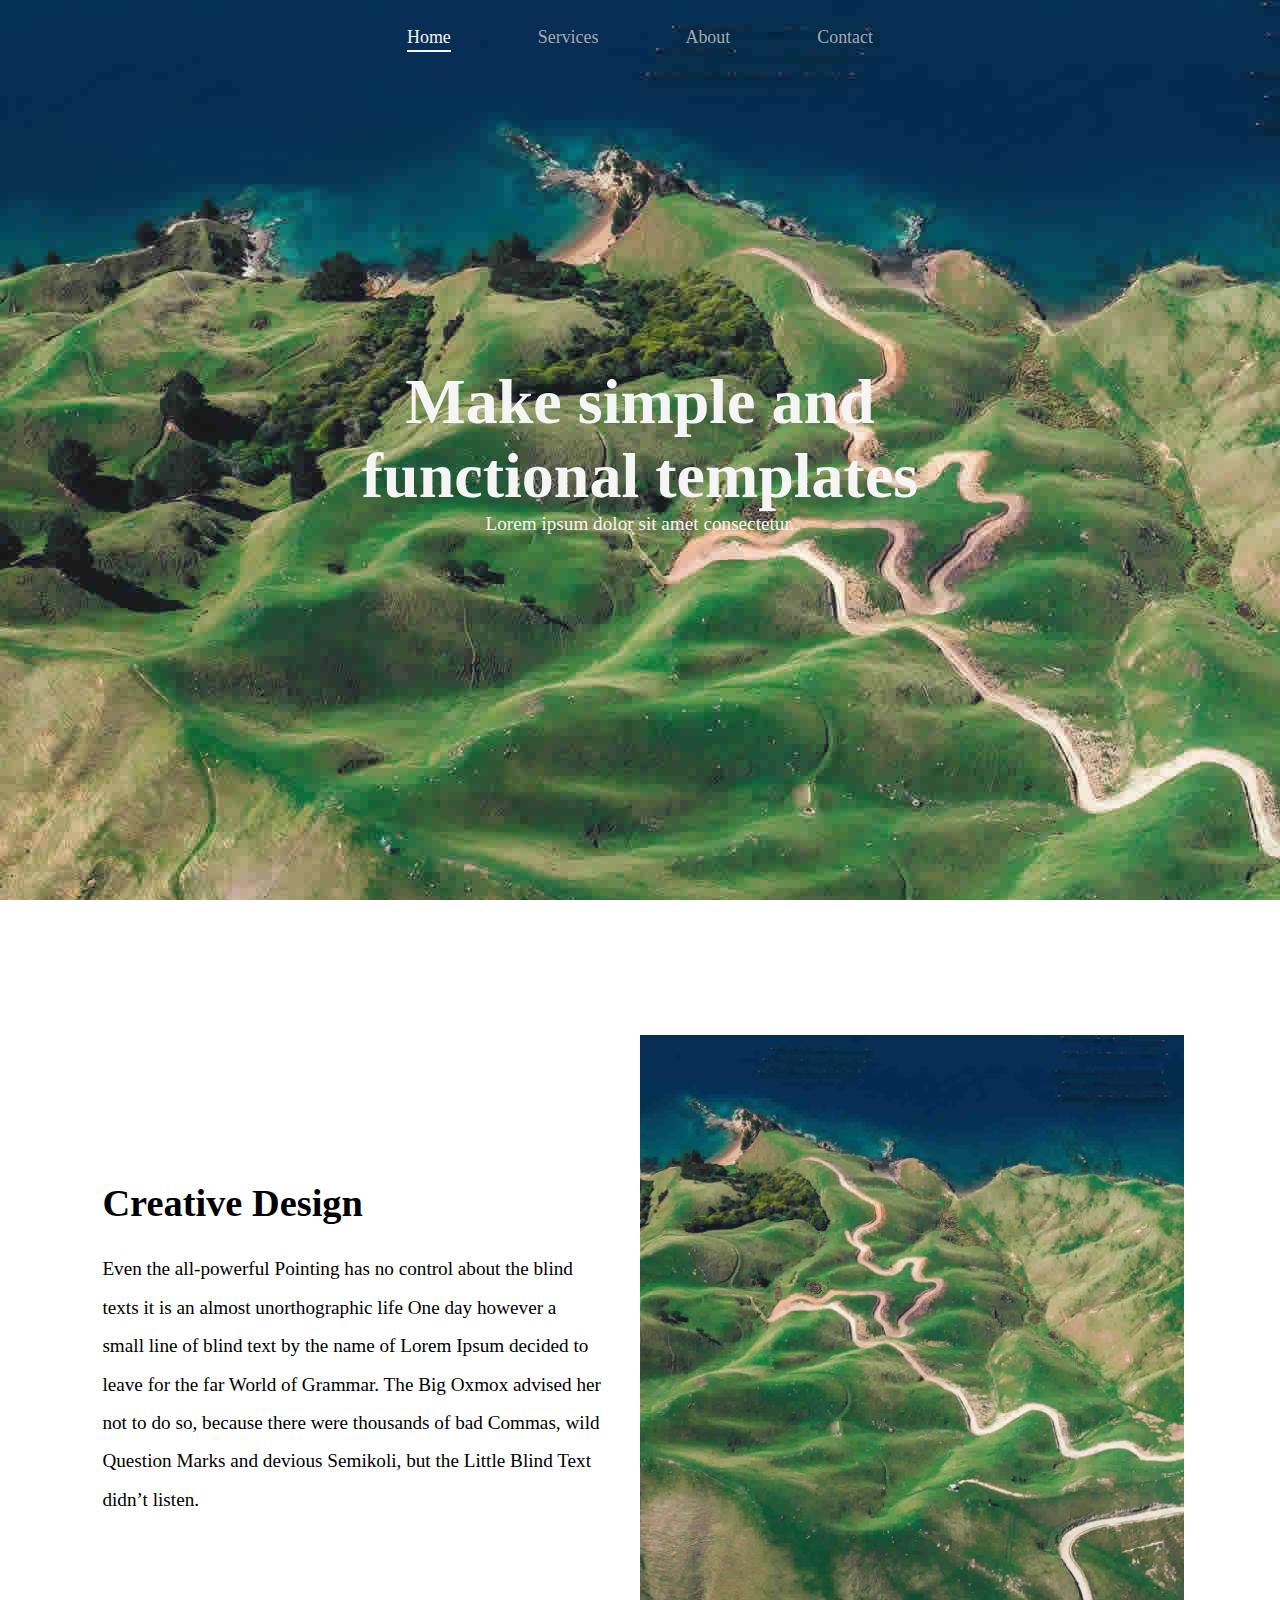
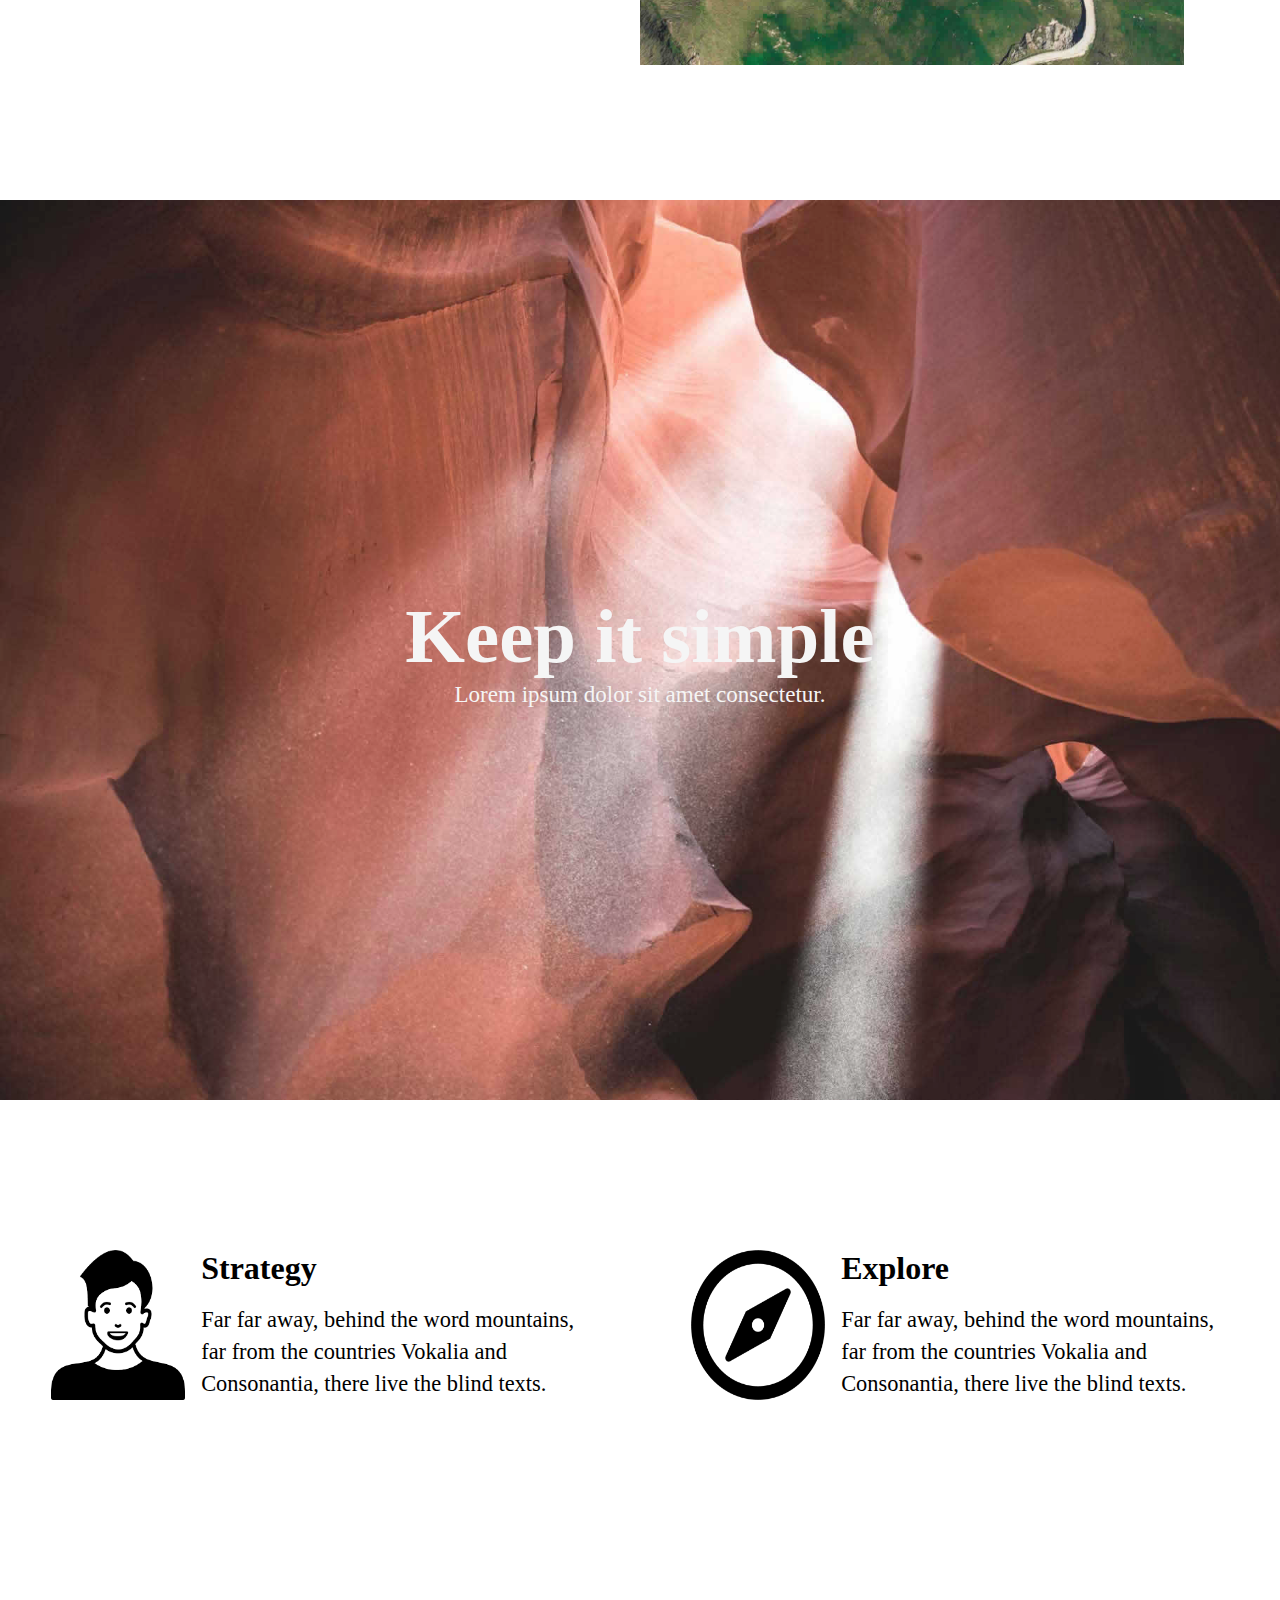
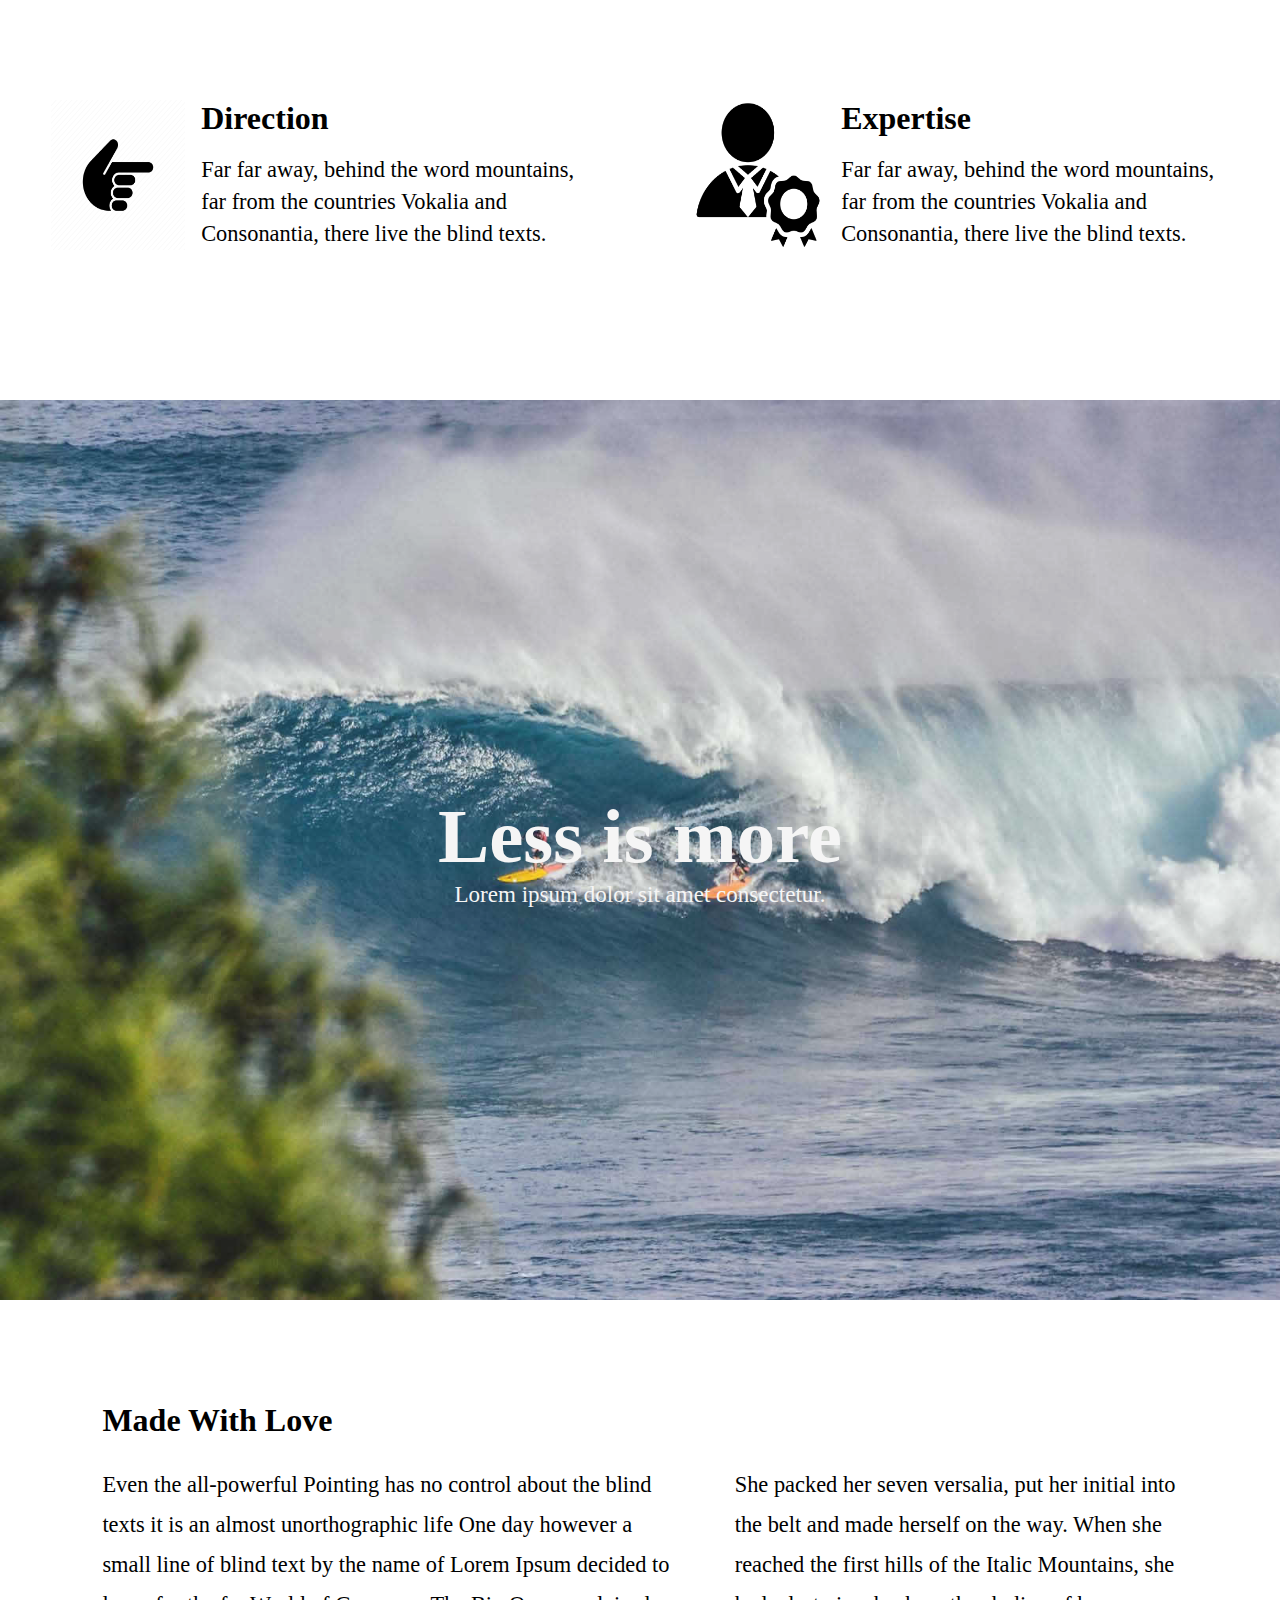
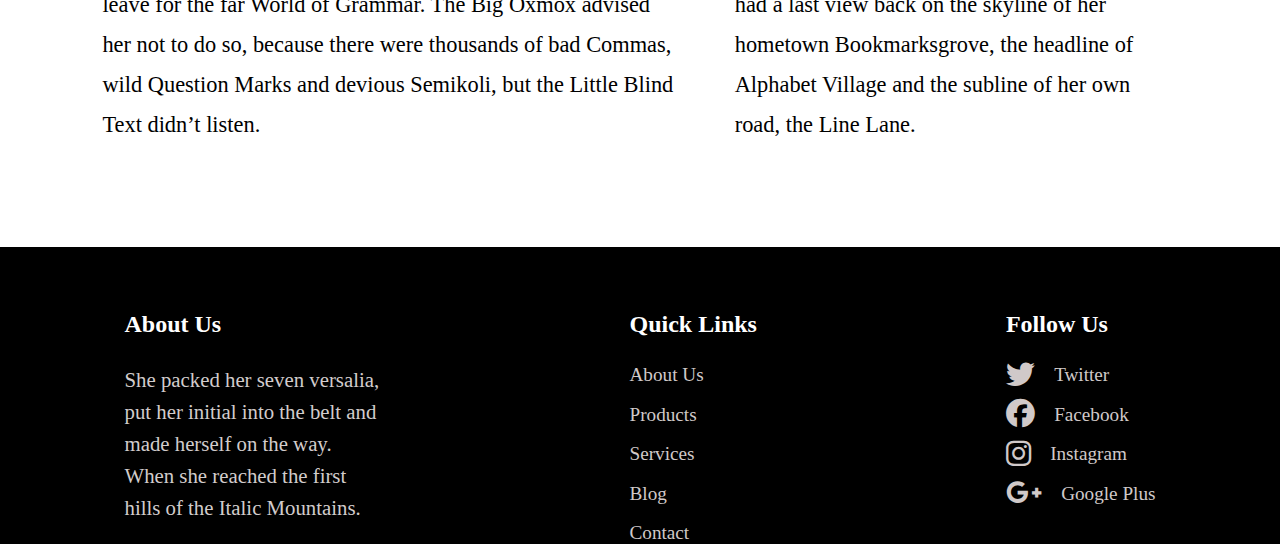
<file: Day-01/index.html>
<!DOCTYPE html>
<html lang="en">
  <head>
    <meta charset="UTF-8" />
    <meta name="viewport" content="width=device-width, initial-scale=1.0" />
    <title>Simple Template</title>
    <link rel="stylesheet" href="style.css" />
    <link
      rel="stylesheet"
      href="https://cdnjs.cloudflare.com/ajax/libs/font-awesome/6.7.2/css/all.min.css"
    />
  </head>
  <body>
    <div class="home">
      <nav class="nav-bar" id="home">
        <ul>
          <li><a href="#home" class="nav-link active">Home</a></li>
          <li><a href="#services" class="nav-link">Services</a></li>
          <li><a href="#about" class="nav-link">About</a></li>
          <li><a href="#contact" class="nav-link">Contact</a></li>
        </ul>
      </nav>
      <div class="home-container">
        <h1>Make simple and</h1>
        <h1>functional templates</h1>
        <p>Lorem ipsum dolor sit amet consectetur.</p>
      </div>
    </div>
    <div class="second-container">
      <div class="left-div">
        <h1>Creative Design</h1>
        <p>
          Even the all-powerful Pointing has no control about the blind texts it
          is an almost unorthographic life One day however a small line of blind
          text by the name of Lorem Ipsum decided to leave for the far World of
          Grammar. The Big Oxmox advised her not to do so, because there were
          thousands of bad Commas, wild Question Marks and devious Semikoli, but
          the Little Blind Text didn’t listen.
        </p>
      </div>
      <div class="right-div">
        <img src="bg-img.jpg" alt="" />
      </div>
    </div>
    <div class="third-container">
      <div class="third-content">
        <h1>Keep it simple</h1>
        <p>Lorem ipsum dolor sit amet consectetur.</p>
      </div>
    </div>

    <div class="fourth-container">
      <div class="box-1">
        <div class="first-child">
          <img class="icon" src="box.png" alt="" />
          <div class="item-one">
            <h1>Strategy</h1>
            <p>
              Far far away, behind the word mountains, far from the countries
              Vokalia and Consonantia, there live the blind texts.
            </p>
          </div>
        </div>
        <div class="second-child">
          <img class="icon" src="./box-2.webp" alt="" />
          <div class="item-one">
            <h1>Direction</h1>
            <p>
              Far far away, behind the word mountains, far from the countries
              Vokalia and Consonantia, there live the blind texts.
            </p>
          </div>
        </div>
      </div>
      <div class="box-2">
        <div class="third-child">
          <img class="icon" src="./box-3.png" alt="" />
          <div class="item-one">
            <h1>Explore</h1>
            <p>
              Far far away, behind the word mountains, far from the countries
              Vokalia and Consonantia, there live the blind texts.
            </p>
          </div>
        </div>
        <div class="fourth-child">
          <img class="icon" src="./box-4.png" alt="" />
          <div class="item-one">
            <h1>Expertise</h1>
            <p>
              Far far away, behind the word mountains, far from the countries
              Vokalia and Consonantia, there live the blind texts.
            </p>
          </div>
        </div>
      </div>
    </div>

    <div class="fifth-container">
      <div class="third-content">
        <h1>Less is more</h1>
        <p>Lorem ipsum dolor sit amet consectetur.</p>
      </div>
    </div>

    <div class="sixth-container">
      <h1>Made With Love</h1>
      <div class="sixth-content">
        <p class="sixth-left">
          Even the all-powerful Pointing has no control about the blind texts it
          is an almost unorthographic life One day however a small line of blind
          text by the name of Lorem Ipsum decided to leave for the far World of
          Grammar. The Big Oxmox advised her not to do so, because there were
          thousands of bad Commas, wild Question Marks and devious Semikoli, but
          the Little Blind Text didn’t listen.
        </p>
        <p class="sixth-right">
          She packed her seven versalia, put her initial into the belt and made
          herself on the way. When she reached the first hills of the Italic
          Mountains, she had a last view back on the skyline of her hometown
          Bookmarksgrove, the headline of Alphabet Village and the subline of
          her own road, the Line Lane.
        </p>
      </div>
    </div>

    <div class="footer">
      <div class="about-us">
        <h2>About Us</h2>
        <p>
          She packed her seven versalia, put her initial into the belt and made
          herself on the way. When she reached the first hills of the Italic
          Mountains.
        </p>
      </div>
      <div class="quick-link">
        <h2>Quick Links</h2>
        <div class="q-content">
          <li><a href="#" class="q-link">About Us</a></li>
          <li><a href="#" class="q-link">Products</a></li>
          <li><a href="#" class="q-link">Services</a></li>
          <li><a href="#" class="q-link">Blog</a></li>
          <li><a href="#"  class="q-link">Contact</a></li>
        </div>
      </div>
      <div class="follow-us">
        <h2>Follow Us</h2>
        <div class="follow-content">
          <li><a href="#" class="f-link"><i class="fa-brands fa-twitter fa-xl"></i>Twitter</a></li>
          <li><a href="#" class="f-link"><i class="fa-brands fa-facebook fa-xl"></i>Facebook</a></li>
          <li><a href="#" class="f-link"><i class="fa-brands fa-instagram fa-xl"></i>Instagram</a></li>
          <li><a href="#" class="f-link"><i class="fa-brands fa-google-plus-g fa-xl"></i>Google Plus</a></li>
        </div>
      </div>
    </div>
  </body>
</html>
</file>
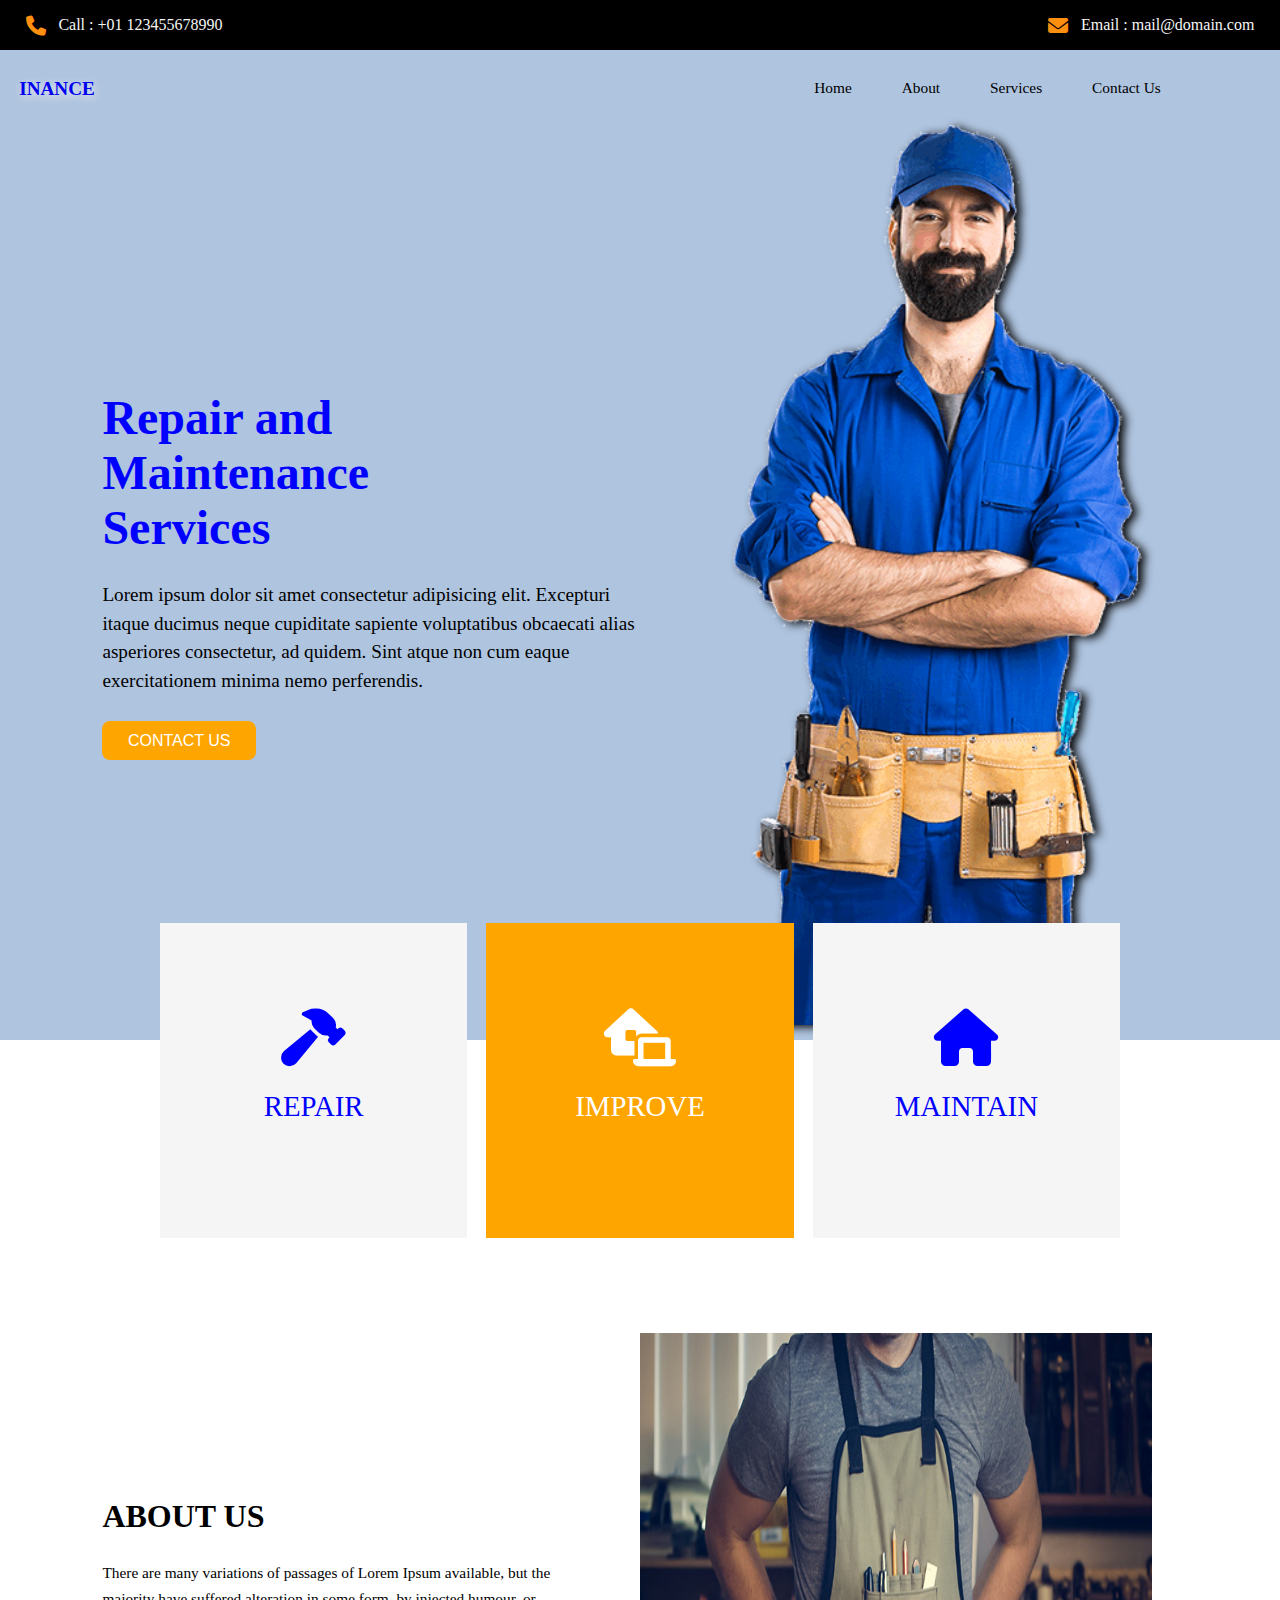
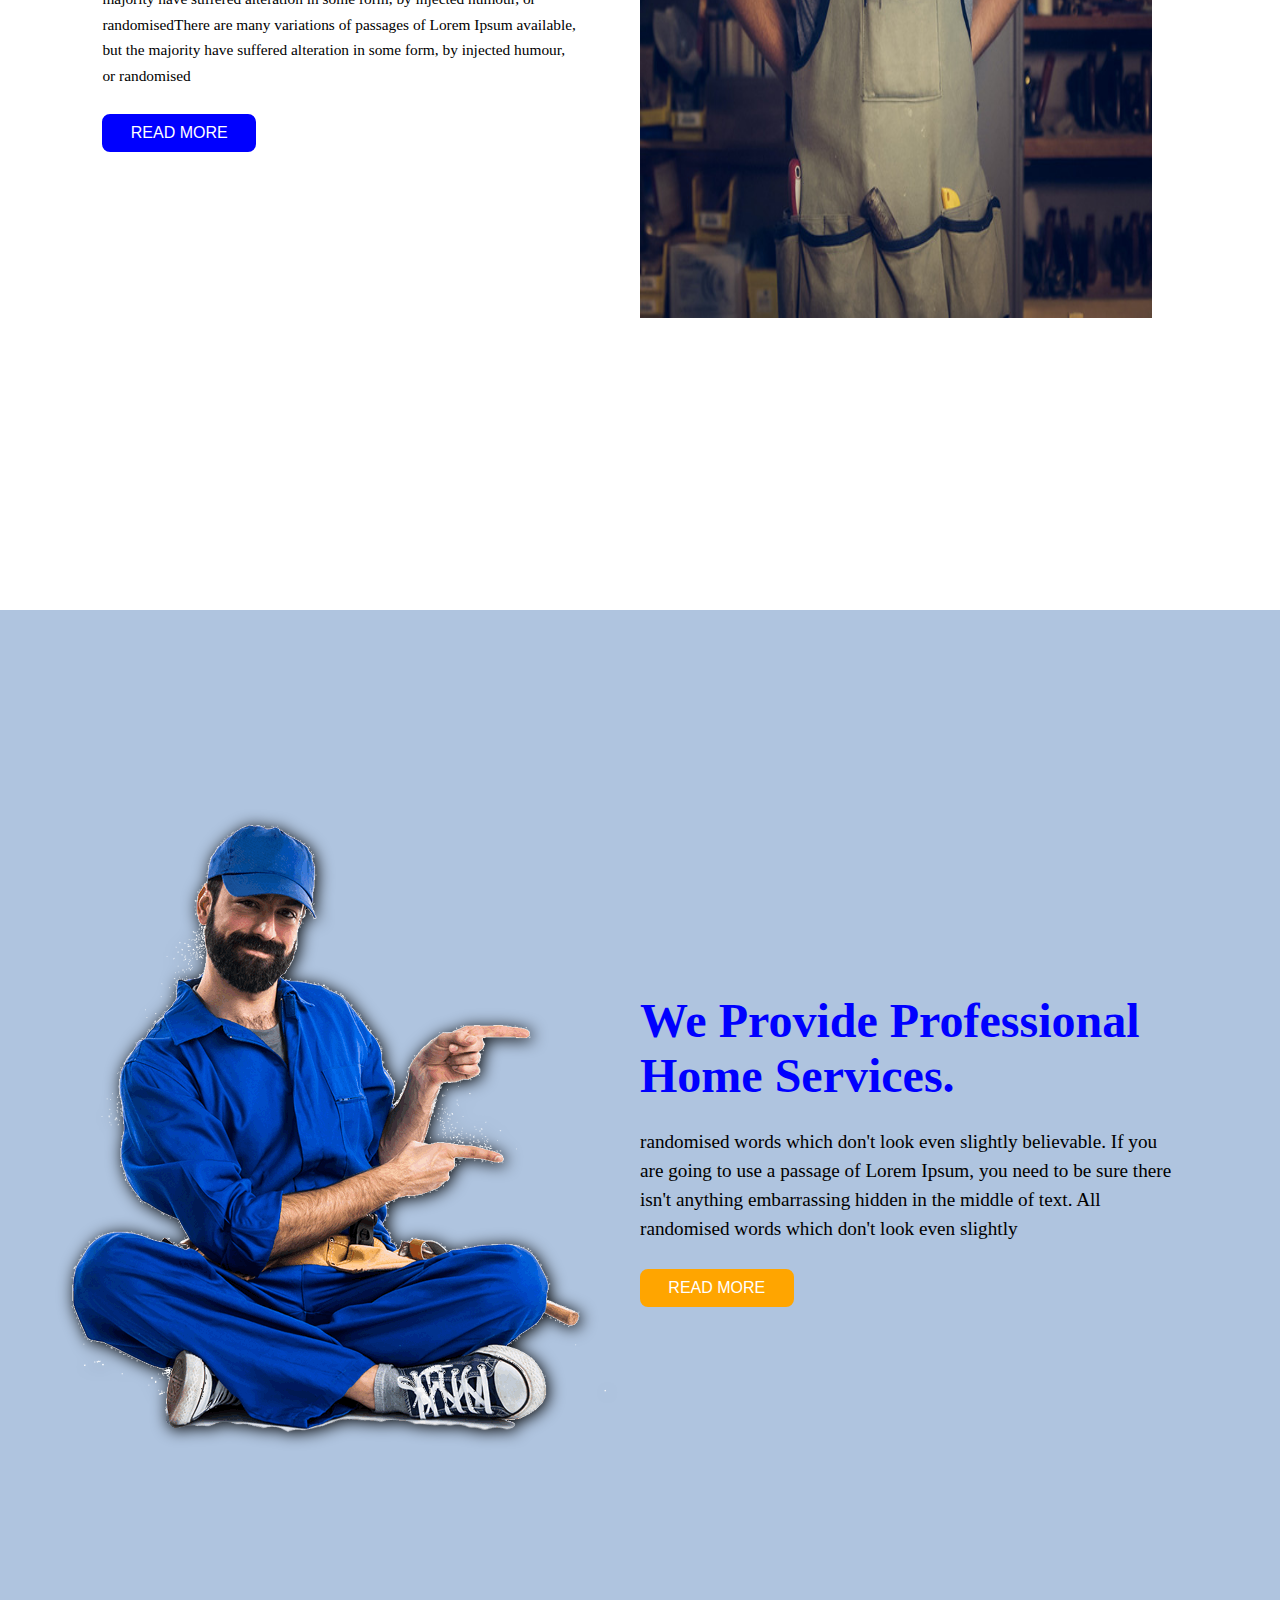
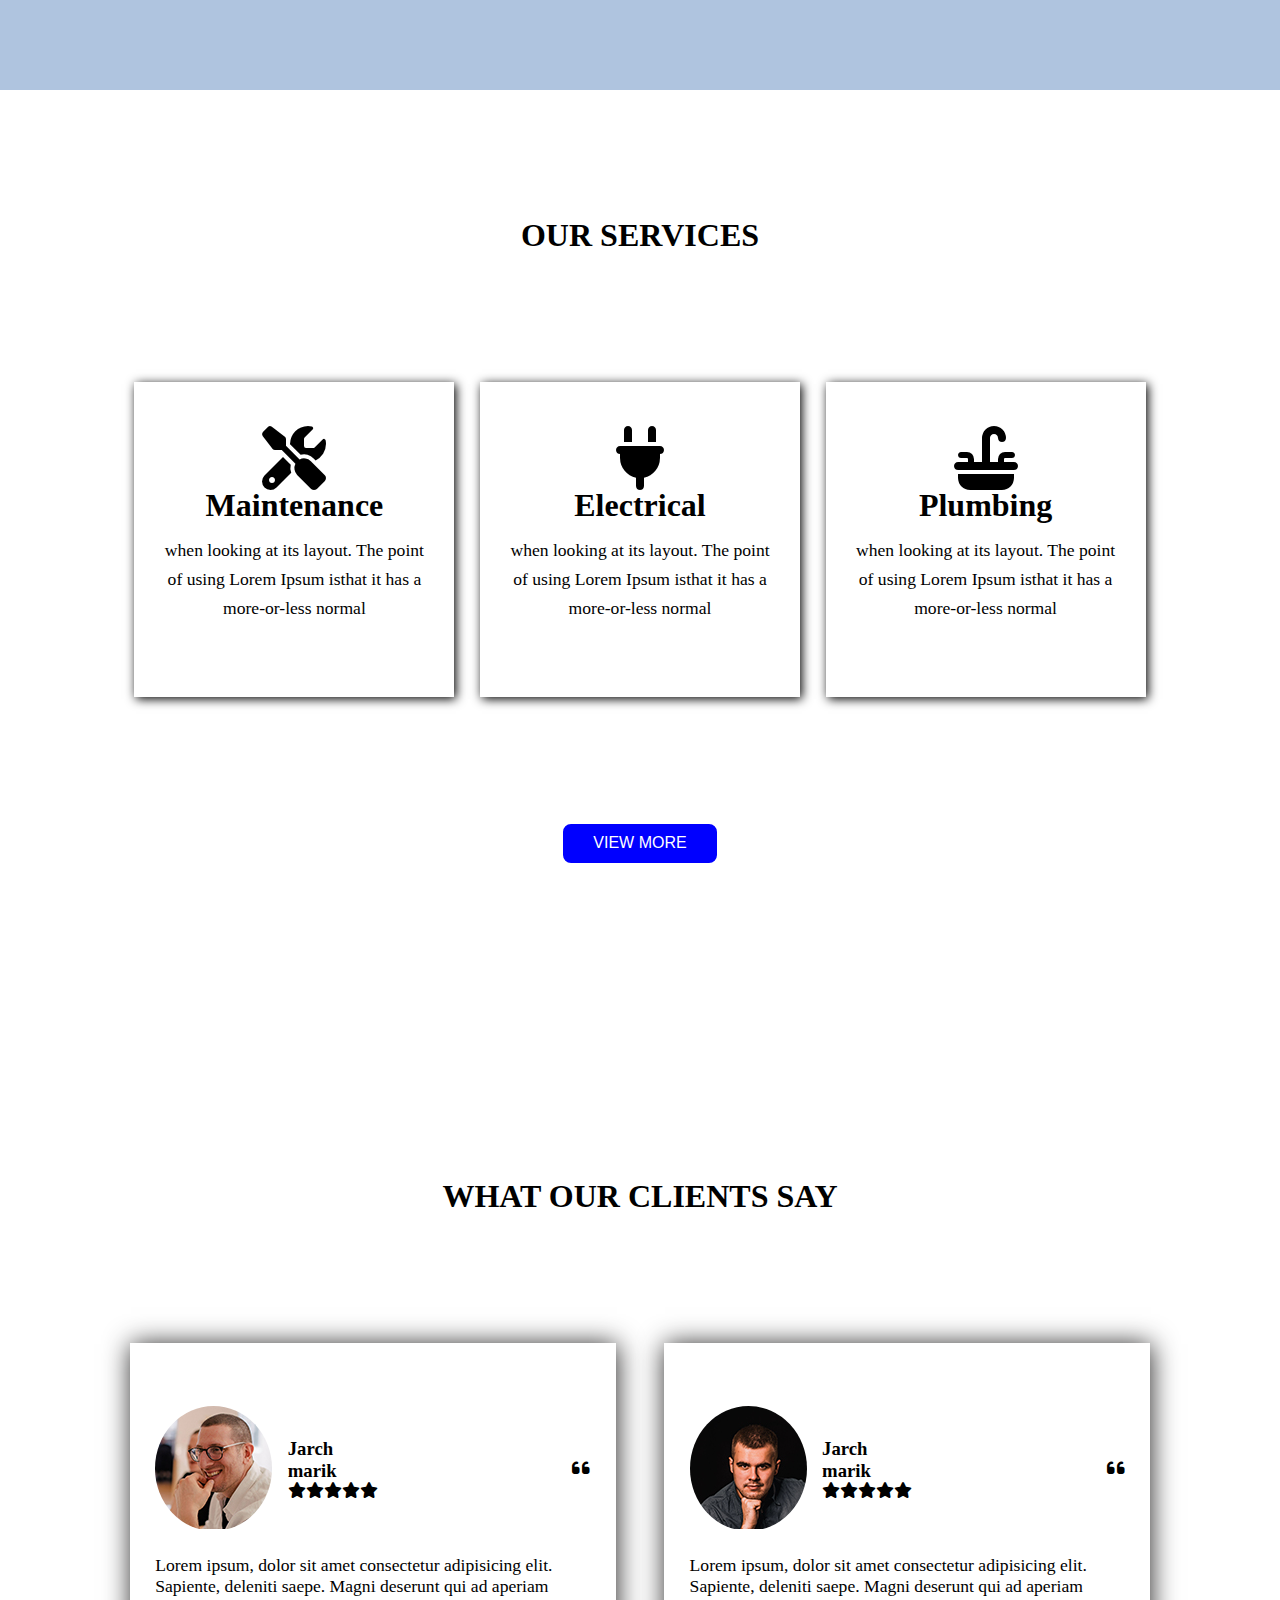
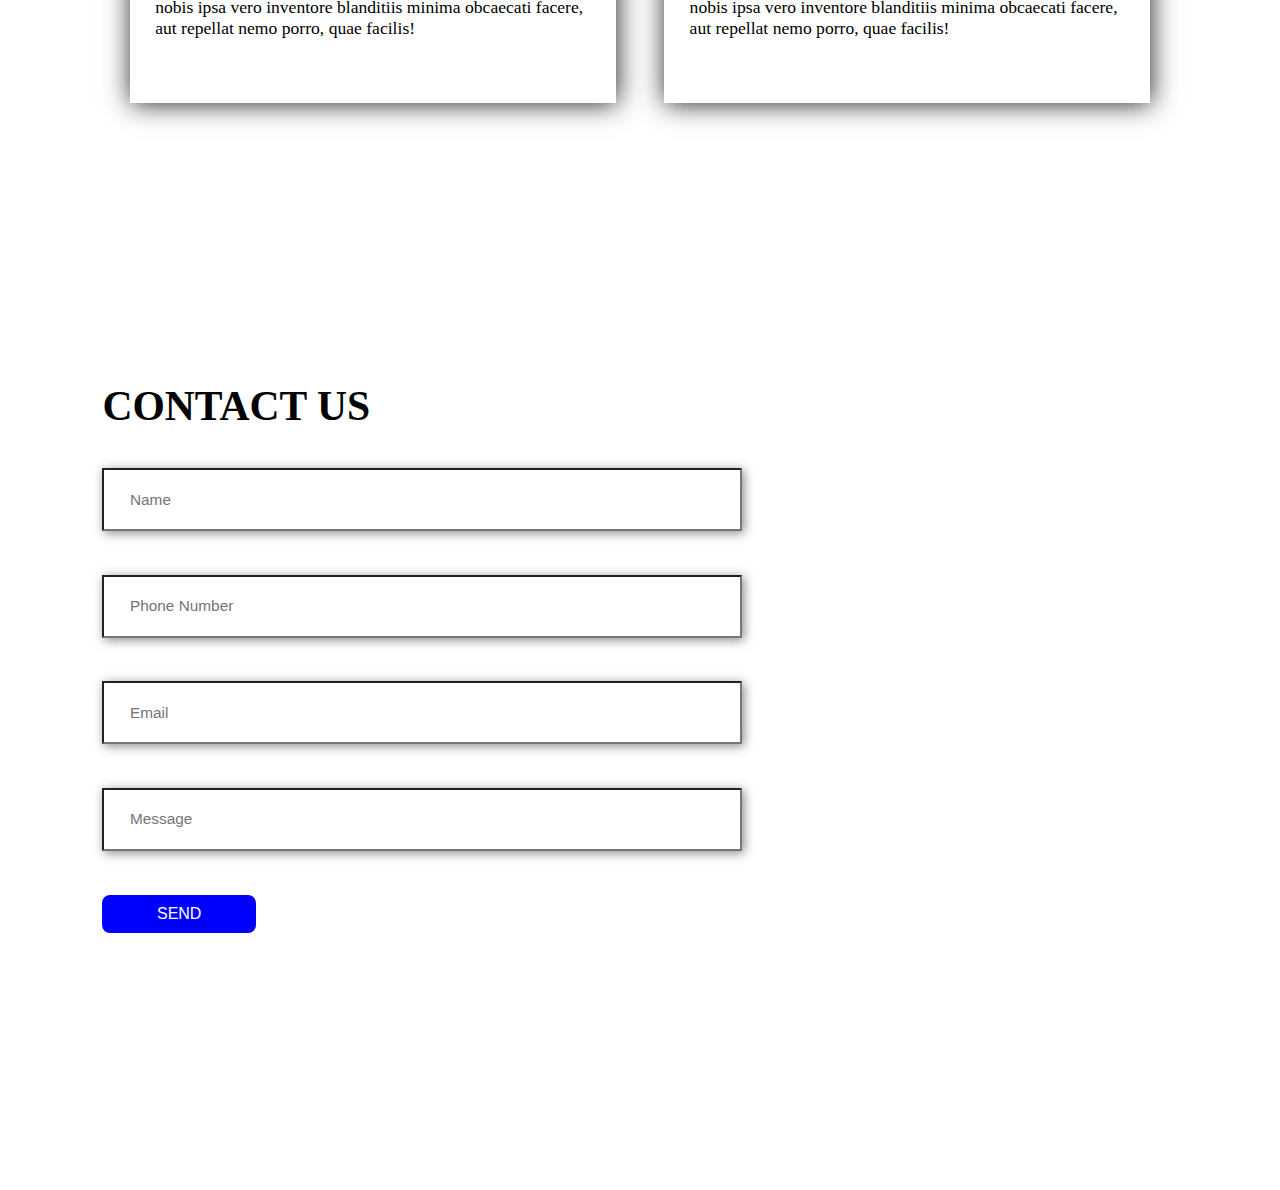
<file: Day-02/index.html>
<!DOCTYPE html>
<html lang="en">
  <head>
    <meta charset="UTF-8" />
    <meta name="viewport" content="width=device-width, initial-scale=1.0" />
    <title>Inance</title>
    <link rel="stylesheet" href="style.css" />
    <link
      rel="stylesheet"
      href="https://cdnjs.cloudflare.com/ajax/libs/font-awesome/6.7.2/css/all.min.css"
    />
  </head>
  <body>
    <header>
      <div class="left">
        <a href="#" class="header-link"
          ><i class="fa-solid fa-phone fa-lg icon" style="color: #ff8f0f"></i
          >Call : +01 123455678990</a
        >
      </div>
      <div class="right">
        <a href="#" class="header-link"
          ><i class="fa-solid fa-envelope fa-lg icon" style="color: #ff8f0f"></i
          >Email : mail@domain.com</a
        >
      </div>
    </header>

    <main>
      <nav>
        <div class="logo">
          <h2><a href="#" class="logo-text">Inance</a></h2>
        </div>
        <ul class="nav-links">
          <li><a href="#" class="nav-link nav-hide">Home</a></li>
          <li><a href="#" class="nav-link nav-hide">About</a></li>
          <li><a href="#" class="nav-link nav-hide">Services</a></li>
          <li><a href="#" class="nav-link nav-hide">Contact Us</a></li>
          <li>
            <a href="#" class="nav-link bars"
              ><i class="fa-solid fa-bars fa-2xl"></i
            ></a>
          </li>
        </ul>
      </nav>
      
      <div class="main-container">
        <div class="main-left">
          <h1>
            Repair and <br />
            Maintenance <br />
            Services
          </h1>
          <p>
            Lorem ipsum dolor sit amet consectetur adipisicing elit. Excepturi
            itaque ducimus neque cupiditate sapiente voluptatibus obcaecati
            alias asperiores consectetur, ad quidem. Sint atque non cum eaque
            exercitationem minima nemo perferendis.
          </p>
          <a href="#"><button class="btn">contact us</button></a>
        </div>
        <div class="main-right">
          <img src="right-bg-img.png" alt="" class="main-img" />
        </div>
      </div>
    </main>

    <div class="cards">
      <div class="box">
        <i class="fa-solid fa-hammer fa-2xl"></i>
        <p>Repair</p>
      </div>
      <div class="box active">
        <i class="fa-solid fa-house-laptop fa-2xl"></i>
        <p>Improve</p>
      </div>
      <div class="box">
        <i class="fa-solid fa-house fa-2xl"></i>
        <p>Maintain</p>
      </div>
    </div>

    <div class="about-us">
      <div class="about-left">
        <h2>About us</h2>
        <p>
          There are many variations of passages of Lorem Ipsum available, but
          the majority have suffered alteration in some form, by injected
          humour, or randomisedThere are many variations of passages of Lorem
          Ipsum available, but the majority have suffered alteration in some
          form, by injected humour, or randomised
        </p>
        <a href="#"><button class="btn-1">Read More</button></a>
      </div>
      <div class="about-right">
        <img src="about-bg-img.jpg" alt="" class="about-img" />
      </div>
    </div>

    <div class="service">
      <div class="service-left">
        <img src="service-bg-img.png" alt="" class="service-img" />
      </div>
      <div class="service-right">
        <h2>
          We Provide Professional <br />
          Home Services.
        </h2>
        <p>
          randomised words which don't look even slightly believable. If you are
          going to use a passage of Lorem Ipsum, you need to be sure there isn't
          anything embarrassing hidden in the middle of text. All randomised
          words which don't look even slightly
        </p>
        <a href=""><button class="btn">Read More</button></a>
      </div>
    </div>

    <div class="our-service">
      <h1>Our Services</h1>
      <div class="our-cards">
        <div class="items">
          <span><i class="fa-solid fa-screwdriver-wrench fa-2xl"></i></span>
          <h3>Maintenance</h3>
          <p>
            when looking at its layout. The point of using Lorem Ipsum isthat it
            has a more-or-less normal
          </p>
        </div>
        <div class="items">
          <span><i class="fa-solid fa-plug fa-2xl"></i></span>
          <h3>Electrical</h3>
          <p>
            when looking at its layout. The point of using Lorem Ipsum isthat it
            has a more-or-less normal
          </p>
        </div>
        <div class="items">
          <span><i class="fa-solid fa-sink fa-2xl"></i></span>
          <h3>Plumbing</h3>
          <p>
            when looking at its layout. The point of using Lorem Ipsum isthat it
            has a more-or-less normal
          </p>
        </div>
      </div>
      <a href="#"><button class="btn-1">View More</button></a>
    </div>

    <div class="our-clients">
      <h1>What Our Clients Say</h1>
      <div class="comment-box">
        <div class="comment-cards">
          <div class="upper">
            <div class="comment-img">
              <img src="comment-img-1.jpg" alt="" />
            </div>
            <div class="name-review">
              <h3>Jarch marik</h3>
              <div class="stars">
                <i class="fa-solid fa-star"></i><i class="fa-solid fa-star"></i
                ><i class="fa-solid fa-star"></i><i class="fa-solid fa-star"></i
                ><i class="fa-solid fa-star"></i>
              </div>
            </div>
            <div class="double-quote">
              <i class="fa-solid fa-quote-left fa-lg"></i>
            </div>
          </div>
          <div class="lower">
            <p>
              Lorem ipsum, dolor sit amet consectetur adipisicing elit.
              Sapiente, deleniti saepe. Magni deserunt qui ad aperiam nobis ipsa
              vero inventore blanditiis minima obcaecati facere, aut repellat
              nemo porro, quae facilis!
            </p>
          </div>
        </div>
        <div class="comment-cards">
          <div class="upper">
            <div class="comment-img">
              <img src="comment-img-2.jpg" alt="" />
            </div>
            <div class="name-review">
              <h3>Jarch marik</h3>
              <div class="stars">
                <i class="fa-solid fa-star"></i><i class="fa-solid fa-star"></i
                ><i class="fa-solid fa-star"></i><i class="fa-solid fa-star"></i
                ><i class="fa-solid fa-star"></i>
              </div>
            </div>
            <div class="double-quote">
              <i class="fa-solid fa-quote-left fa-lg"></i>
            </div>
          </div>
          <div class="lower">
            <p>
              Lorem ipsum, dolor sit amet consectetur adipisicing elit.
              Sapiente, deleniti saepe. Magni deserunt qui ad aperiam nobis ipsa
              vero inventore blanditiis minima obcaecati facere, aut repellat
              nemo porro, quae facilis!
            </p>
          </div>
        </div>
      </div>
    </div>

    <div class="contact-us">
      <h1>Contact Us</h1>
      <form action="#" class="contact-form">
        <input type="text" placeholder="Name"><br>
        <input type="text" placeholder="Phone Number"><br>
        <input type="text" placeholder="Email"><br>
        <input type="text" placeholder="Message"><br>
        <a href="#"><button class="btn-1">Send</button></a>
      </form>
    </div>
  </body>
</html>
</file>
<file: Day-01/style.css>
* {
  margin: 0;
  padding: 0;
  box-sizing: border-box;
  list-style: none;
  text-decoration: none;
}
.home {
  height: 100vh;
  width: 100vw;
  background-image: url(./bg-img.jpg);
  background-repeat: no-repeat;
  object-fit: cover;
  position: relative;
}
.nav-bar {
  height: 75px;
  width: 100%;
  display: flex;
  align-items: center;
  justify-content: center;
}

.nav-bar ul {
  height: 100%;
  width: 50%;
  display: flex;
  align-items: center;
  justify-content: space-evenly;
}

.nav-link {
  font-size: 1.4vw;
  color: rgba(188, 182, 182, 0.92);
  position: relative;
}

.nav-link:hover {
  color: whitesmoke;
}
.nav-link:hover::after {
  content: "";
  position: absolute;
  height: 2px;
  width: 100%;
  background-color: whitesmoke;
  left: 0;
  bottom: -5px;
}

.active {
  color: whitesmoke;
}

.active::after {
  content: "";
  position: absolute;
  height: 2px;
  width: 100%;
  background-color: whitesmoke;
  left: 0;
  bottom: -5px;
}

.home-container {
  height: 50vh;
  width: 60%;
  /* background-color: bisque; */
  display: flex;
  flex-direction: column;
  align-items: center;
  justify-content: center;
  position: absolute;
  top: 50%;
  left: 50%;
  transform: translate(-50%, -50%);
}

.home-container h1 {
  font-size: 5vw;
  color: whitesmoke;
}

.home-container p {
  font-size: 1.5vw;
  color: whitesmoke;
}

.second-container {
  height: 100vh;
  width: 100vw;
  display: flex;
}

.left-div {
  height: 100%;
  width: 50%;
  display: flex;
  flex-direction: column;
  justify-content: center;
  padding: 0 3vw 0 8vw;
  gap: 2vw;
}
.left-div h1 {
  font-size: 3vw;
}

.left-div p {
  font-size: 1.5vw;
  line-height: 3vw;
}

.right-div {
  height: 100%;
  width: 50%;
  display: flex;
  align-items: center;
}
.right-div img {
  height: 70%;
  width: 85%;
  object-fit: cover;
}

.third-container {
  height: 100vh;
  width: 100vw;
  background-image: url(./bg-3-img.jpg);
  background-repeat: no-repeat;
  background-size: cover;
  display: flex;
  align-items: center;
  justify-content: center;
  opacity: 0.9;
}

.third-content {
  text-align: center;
  color: whitesmoke;
}

.third-content h1 {
  font-size: 6vw;
}

.third-content p {
  font-size: 1.8vw;
}

.fourth-container{
  height: 100vh;
  width: 100vw;
  display: flex;
}
.box-1{
  height: 100%;
  width: 50%;
  display: flex;
  flex-direction: column;
}
.first-child{
  height: 50%;
  width: 100%;
  padding: 4vw;
  display: flex;
  align-items: center;
  justify-content: center;
}
.icon{
  height: 150px;
  width: 150px;
  padding-right: 1.3vw;
}
.item-one{
  display: flex;
  flex-direction: column;
  gap: 1.4vw;
}
.item-one p{
  font-size: 1.4rem;
  line-height: 2rem;
}
.second-child{
  height: 50%;
  width: 100%;
  padding: 4vw;
  display: flex;
  align-items: center;
  justify-content: center;
}
.box-2{
  height: 100%;
  width: 50%;
  display: flex;
  flex-direction: column;
}
.third-child{
  height: 50%;
  width: 100%;
  padding: 4vw;
  display: flex;
  align-items: center;
  justify-content: center;
}
.fourth-child{
  height: 50%;
  width: 100%;
  padding: 4vw;
  display: flex;
  align-items: center;
  justify-content: center;
}

.fifth-container{
  height: 100vh;
  width: 100vw;
  background-image: url(bg-5-img.jpg);
  background-repeat: no-repeat;
  background-size: cover;
  display: flex;
  align-items: center;
  justify-content: center;
  opacity: 0.9;
}
.sixth-container{
  max-height: 100vh;
  width: 100vw;
  display: flex;
  flex-direction: column;
  /* align-items: center; */
  justify-content: center;
  padding: 8vw;
}
.sixth-content{
  margin-top: 2vw;
  display: flex;
  flex-direction: row;
  gap: 4vw;
  align-items: center;

}
.sixth-content p{
  font-size: 1.4rem;
  line-height: 2.5rem;
}


.footer{
  max-height: 100vh;
  width: 100vw;
  background-color: black;
  color: white;
  display: flex;
  justify-content: space-around;
}
.about-us{
  margin-top: 5vw;
  width: 20vw;
  display: flex;
  flex-direction: column;
  gap: 2vw;
}
.about-us p{
  font-size: 1.3rem;
  line-height: 2rem;
  color: rgb(210, 204, 204);
}
.quick-link{
  margin-top:5vw;
  display: flex;
  flex-direction: column;
}
.quick-link h2{
  padding-bottom: 2vw;
}
.q-content{
  display: flex;
  flex-direction: column;
  gap: 1.1rem;
}
.q-link{
  font-size: 1.2rem;
  color: rgb(208, 201, 201);
}
.q-link:hover{
  color: lightseagreen;
}
.follow-us{
  margin-top: 5vw;
}
.follow-us h2{
  padding-bottom: 2vw;
}
.follow-content{
  display: flex;
  flex-direction: column;
  gap: 1.1rem;
}
.f-link{
  font-size: 1.2rem;
  color: rgb(208, 201, 201);
}
.f-link i{
  padding-right: 1.5vw;
}
.f-link:hover{
  color: lightseagreen;
}

@media (max-width: 480px) {
  .nav-bar ul {
    flex-grow: 2;
  }

  .nav-link {
    font-size: 4vw;
  }

  .home-container {
    height: 100%;
    width: 100%;
  }

  .home-container h1 {
    font-size: 8vw;
  }

  .home-container p {
    font-size: 4vw;
  }

  .second-container {
    height: 100vh;
    width: 100vw;
    display: flex;
    flex-direction: column;
    align-items: center;
  }

  .left-div {
    height: 50%;
    width: 100%;
    padding: 10vw 8vw 0 5vw;
    justify-content: flex-start;
  }
  .left-div h1 {
    font-size: 6vw;
  }

  .left-div p {
    font-size: 4vw;
    line-height: 8vw;
  }

  .right-div {
    height: 50%;
    width: 100%;
    align-items: center;
    justify-content: center;
  }
  .right-div img {
    height: 80%;
    width: 80%;
    object-fit: cover;
  }
  .third-content h1 {
    font-size: 8vw;
  }

  .third-content p {
    font-size: 2vw;
  }

  .fourth-container{
    flex-direction: column;
  }
  .box-1{
    width: 100%;
  }
  .first-child{
    padding: 0 4vw 0 4vw;
  }
  .icon{
    height: 70px;
    width: 70px;
    padding-right: 2vw;
  }
  .item-one{
    display: flex;
    flex-direction: column;
    gap: 1.4vw;
  }
  .item-one p{
    font-size: 1rem;
    line-height: 1rem;
  }
  .item-one h1{
    font-size: 1.5rem;
  }
  .box-2{
    width: 100%;
  }
  .sixth-content{
    flex-direction: column;
    gap: 2vw;
  }
  .sixth-content p{
    font-size: 1rem;
    line-height: 1.2rem;
  }
  .footer{
    flex-direction: column;
  }
  .about-us h2{
    font-size: 1.4rem;
  }
  .about-us{
    padding: 4vw;
    width: 100%;
    display: flex;
    flex-direction: column;
    gap: 2vw;
  }
  .about-us p{
    font-size: 1rem;
    line-height: 2rem;
    color: rgb(210, 204, 204);
  }
  .quick-link h2{
    font-size: 1.4rem;
    padding-bottom: 4vw;
  }
  .quick-link{
    padding: 4vw;
    flex-direction: column;
  }
  .q-content{
    gap: 0.8rem;
  }
  .q-link{
    font-size: 1rem;
  }
  .follow-us h2{
    font-size: 1.4rem;
    padding-bottom: 4vw;
  }
  .follow-content{
    gap: 0.8rem;
  }
  .f-link{
    font-size: 1rem;
  }
  .f-link i{
    padding-right: 3vw;
  }
}

@media (min-width: 481px) and (max-width: 760px) {
  .nav-bar ul {
    flex-flow: wrap;
  }

  .nav-link {
    font-size: 3vw;
  }

  .home-container {
    height: 100%;
    width: 100%;
  }

  .home-container h1 {
    font-size: 7vw;
  }

  .home-container p {
    font-size: 2.5vw;
  }

  .second-container {
    height: 100vh;
    width: 100vw;
    display: flex;
    flex-direction: column;
    align-items: center;
  }

  .left-div {
    height: 50%;
    width: 100%;
    padding: 10vw 8vw 0 5vw;
    justify-content: flex-start;
  }
  .left-div h1 {
    font-size: 5vw;
  }

  .left-div p {
    font-size: 3vw;
    line-height: 7vw;
  }

  .right-div {
    height: 50%;
    width: 100%;
    align-items: center;
    justify-content: center;
  }
  .right-div img {
    height: 80%;
    width: 80%;
    object-fit: cover;
  }
  .fourth-container{
    flex-direction: column;
  }
  .box-1{
    width: 100%;
  }
  .first-child{
    padding: 0 4vw 0 4vw;
  }
  .icon{
    height: 70px;
    width: 70px;
    padding-right: 2vw;
  }
  .item-one{
    display: flex;
    flex-direction: column;
    gap: 1.4vw;
  }
  .item-one p{
    font-size: 1rem;
    line-height: 1rem;
  }
  .item-one h1{
    font-size: 1.5rem;
  }
  .box-2{
    width: 100%;
  }
  .sixth-content{
    flex-direction: column;
    gap: 3vw;
  }
  .sixth-content p{
    font-size: 1.5rem;
    line-height: 1.4rem;
  }
}
@media (min-width: 761px) and (max-width: 1200px) {
  .nav-link {
    font-size: 2.4vw;
  }

  .home-container {
    height: 100%;
    width: 100%;
  }

  .home-container h1 {
    font-size: 6vw;
  }

  .home-container p {
    font-size: 2vw;
  }
}
</file>
<file: Day-02/style.css>
* {
  margin: 0;
  padding: 0;
  box-sizing: border-box;
  text-decoration: none;
  list-style: none;
}
header {
  height: 50px;
  width: 100vw;
  background-color: black;
  display: flex;
  align-items: center;
  justify-content: space-between;
  padding: 0 2vw 0 2vw;
}
.header-link {
  color: whitesmoke;
  text-decoration: none;
}
.header-link {
  display: flex;
  flex-direction: row;
  align-items: center;
  gap: 0.8rem;
}
main {
  height: 110vh;
  width: 100vw;
  background-color: rgba(165, 188, 219, 0.886);
  position: relative;
}
nav {
  height: 75px;
  width: 100vw;
  display: flex;
  align-items: center;
  justify-content: space-between;
  padding: 0 1.5vw 0 1.5vw;
}
.nav-links {
  width: 40%;
  display: flex;
  align-items: center;
  justify-content: space-evenly;
}
.nav-link {
  color: black;
  font-size: 1.2vw;
}
.logo-text {
  font-size: 1.5vw;
  text-transform: uppercase;
  font-weight: bolder;
  text-shadow: 2px 2px 8px whitesmoke;
}
.bars {
  display: none;
}
.nav-link:hover {
  color: blue;
}
.main-container {
  height: 100vh;
  width: 100vw;
  display: flex;
  flex-direction: row;
}
.main-left {
  height: 100%;
  width: 50%;
  display: flex;
  flex-direction: column;
  justify-content: center;
  padding-left: 8vw;
  gap: 2vw;
}
.main-left h1 {
  font-size: 3rem;
  color: blue;
}
.main-left p {
  font-size: 1.2rem;
  line-height: 1.8rem;
}
.main-right {
  height: 100%;
  width: 50%;
}
.main-img {
  height: 100%;
  filter: drop-shadow(5px 2px 5px black);
}
.btn {
  height: 3vw;
  width: 12vw;
  font-size: 1rem;
  text-transform: uppercase;
  background-color: orange;
  color: white;
  border: 2px solid orange;
  border-radius: 8px;
}
.btn:hover {
  background-color: rgb(165, 188, 219);
  color: orange;
  cursor: pointer;
  transition: all;
  transition-duration: 0.5s;
}
.cards {
  height: 50vh;
  width: 100vw;
  display: flex;
  align-items: center;
  justify-content: center;
  gap: 1.5vw;
  position: absolute;
  bottom: -45vh;
}
.box {
  height: 70%;
  width: 24%;
  background-color: whitesmoke;
  color: blue;
  display: flex;
  flex-direction: column;
  align-items: center;
  justify-content: center;
  gap: 4vw;
  font-size: 1.8rem;
  text-transform: uppercase;
}
.active{
  background-color: orange;
  color: white;
}
.box:hover {
  background-color: orange;
  color: white;
  transition: all;
  transition-duration: 0.5s;
  transition-timing-function: ease-out;
}
.about-us {
  height: 130vh;
  width: 100vw;
  display: flex;
  flex-direction: row;
}
.about-left {
  height: 100%;
  width: 50%;
  display: flex;
  flex-direction: column;
  justify-content: center;
  padding: 0 5vw 0 8vw;
  gap: 2vw;
}
.about-left h2 {
  font-size: 2.5vw;
  text-transform: uppercase;
}
.about-left p {
  font-size: 1.2vw;
  line-height: 2vw;
}
.btn-1 {
  height: 3vw;
  width: 12vw;
  font-size: 1rem;
  text-transform: uppercase;
  background-color: blue;
  color: white;
  border: 2px solid blue;
  border-radius: 8px;
}
.btn-1:hover {
  background-color: white;
  color: blue;
  cursor: pointer;
  transition: all;
  transition-duration: 0.5s;
}
.about-right {
  height: 100%;
  width: 50%;
  display: flex;
  flex-direction: column;
  justify-content: center;
}
.about-img {
  height: 50%;
  width: 80%;
}
.service {
  height: 120vh;
  width: 100vw;
  background-color: rgba(165, 188, 219, 0.886);
  display: flex;
  flex-direction: row;
}
.service-left {
  height: 100%;
  width: 50%;
  display: flex;
  align-items: center;
  justify-content: center;
}
.service-img {
  filter: drop-shadow(2px 2px 8px black);
}
.service-right {
  height: 100%;
  width: 50%;
  display: flex;
  flex-direction: column;
  justify-content: center;
  padding-right: 8vw;
  gap: 2vw;
}
.service-right h2 {
  font-size: 3rem;
  color: blue;
}
.service-right p {
  font-size: 1.2rem;
  line-height: 1.8rem;
}
.our-service {
  height: 100vh;
  width: 100vw;
  display: flex;
  flex-direction: column;
  align-items: center;
  justify-content: space-evenly;
}
.our-service h1 {
  text-transform: uppercase;
  font-weight: bolder;
}
.our-cards {
  height: 35vh;
  width: 100%;
  display: flex;
  align-items: center;
  justify-content: center;
  gap: 2vw;
}
.items {
  height: 100%;
  width: 25%;
  box-shadow: 2px 2px 10px black;
  display: flex;
  flex-direction: column;
  align-items: center;
  justify-content: center;
  gap: 1vw;
}
.items span i {
  font-size: 4rem;
}
.items h3 {
  font-size: 2rem;
}
.items p {
  font-size: 1.1rem;
  text-align: center;
  line-height: 1.8rem;
  padding: 0 1.5rem;
}
.items:hover {
  background-color: orange;
  color: white;
  transition: all;
  transition-duration: 0.5s;
  transition-timing-function: ease-out;
}

.our-clients {
  height: 100vh;
  width: 100vw;
  display: flex;
  flex-direction: column;
  justify-content: center;
  align-items: center;
  gap: 8rem;
}
.our-clients h1 {
  font-size: 2rem;
  text-transform: uppercase;
}
.comment-box {
  height: 40vh;
  width: 100vw;
  display: flex;
  align-items: center;
  justify-content: center;
  gap: 3rem;
}
.comment-cards {
  height: 100%;
  width: 38vw;
  display: flex;
  flex-direction: column;
  justify-content: center;
  gap: 1.5rem;
  padding: 2vw;
  box-shadow: 1px 1px 25px rgb(41, 40, 40);
}
.upper {
  display: flex;
  align-items: center;
}
.comment-img {
  height: 125px;
  width: 125px;
  border-radius: 50%;
  overflow: hidden;
}
.name-review {
  margin-left: 1.2vw;
}
.double-quote {
  margin-left: 15vw;
}
.lower p {
  font-size: 1.1rem;
}
.contact-us {
  height: 100vh;
  width: 100vw;
  display: flex;
  flex-direction: column;
  justify-content: center;
  padding-left: 8vw;
  gap: 3vw;
}
.contact-us h1 {
  text-transform: uppercase;
  font-size: 2.6rem;
}
.contact-form {
  height: 70vh;
  width: 50vw;
  display: flex;
  flex-direction: column;
  gap: 1vw;
}
.contact-form input {
  height: 10%;
  padding-left: 2vw;
  font-size: 1.2vw;
  box-shadow: 2px 2px 10px rgba(68, 67, 67, 0.64);
}

/* Mobile (XS) */
@media (max-width: 575.98px) {
  .bars {
    display: inline-block;
    font-size: 0.8rem;
    padding-right: 1.2rem;
  }
  .nav-hide {
    display: none;
  }
  .logo-text {
    font-size: 1.2rem;
    padding-left: 1.2rem;
  }
  .main-container {
    flex-direction: column;
  }
  .main-left {
    width: 100vw;
    padding-right: 2rem;
    gap: 1.5rem;
    margin-bottom: 20rem;
  }
  .main-left h1 {
    font-size: 2rem;
  }
  .main-left p {
    font-size: 1rem;
  }
  .btn {
    height: 30px;
    width: 130px;
    font-size: 0.8rem;
    border-radius: 2px;
  }
  .main-right {
    height: 100vh;
    width: 100vw;
    display: flex;
    justify-content: center;
    position: relative;
  }
  .main-img {
    height: 300px;
    width: 200px;
    position: absolute;
    bottom: 0;
  }
  .cards {
    height: 70vh;
    flex-direction: column;
    margin-top: 4rem;
    position: static;
    gap: 2rem;
  }
  .box{
    height: 100%;
    width: 50%;
    font-size: 1.2rem;
    gap: 2.5rem;
  }
  .about-us{
    flex-direction: column;
    margin-top: 4rem;
  }
  .about-left {
    height: 50%;
    width: 100%;
    justify-content: flex-start;
    gap: 10vw;
  }
  .about-left h2 {
    font-size: 1.6rem;
    text-transform: uppercase;
  }
  .about-left p {
    font-size: 1rem;
    line-height: 1.4rem;
  }
  .btn-1 {
    height: 2.8rem;
    width: 10rem;
    border-radius: 2px;
  }
  .about-right {
    height: 50%;
    width: 100%;
    align-items: center;
    justify-content: flex-start;
  }
  .about-img {
    height: 50%;
    width: 80%;
  }
  .service{
    height: 100vh;
    flex-direction: column;
  }
  .service-left{
    display: none;
  }
  .service-right{
    width: 100%;
    gap: 5vw;
    padding: 0 8vw 0 8vw;
  }
  .our-service{
    height: 160vh;
  }
  .our-service h1{
    font-size: 10vw;
  }
  .our-cards{
    height: 120vh;
    flex-direction: column;
    gap: 8vw;
  }
  .items{
    width: 70%;
    gap: 4vw;
  }
  .items span i{
    font-size: 3rem;
  }
  .items h3{
    font-size: 1.5rem;
  }
  .items p{
    font-size: 1rem;
  }
}

/* Tablets (MD) */
@media (min-width: 768px) and (max-width: 991.98px) {
}

/* Laptops (LG) */
@media (min-width: 992px) and (max-width: 1199.98px) {
}
</file>
